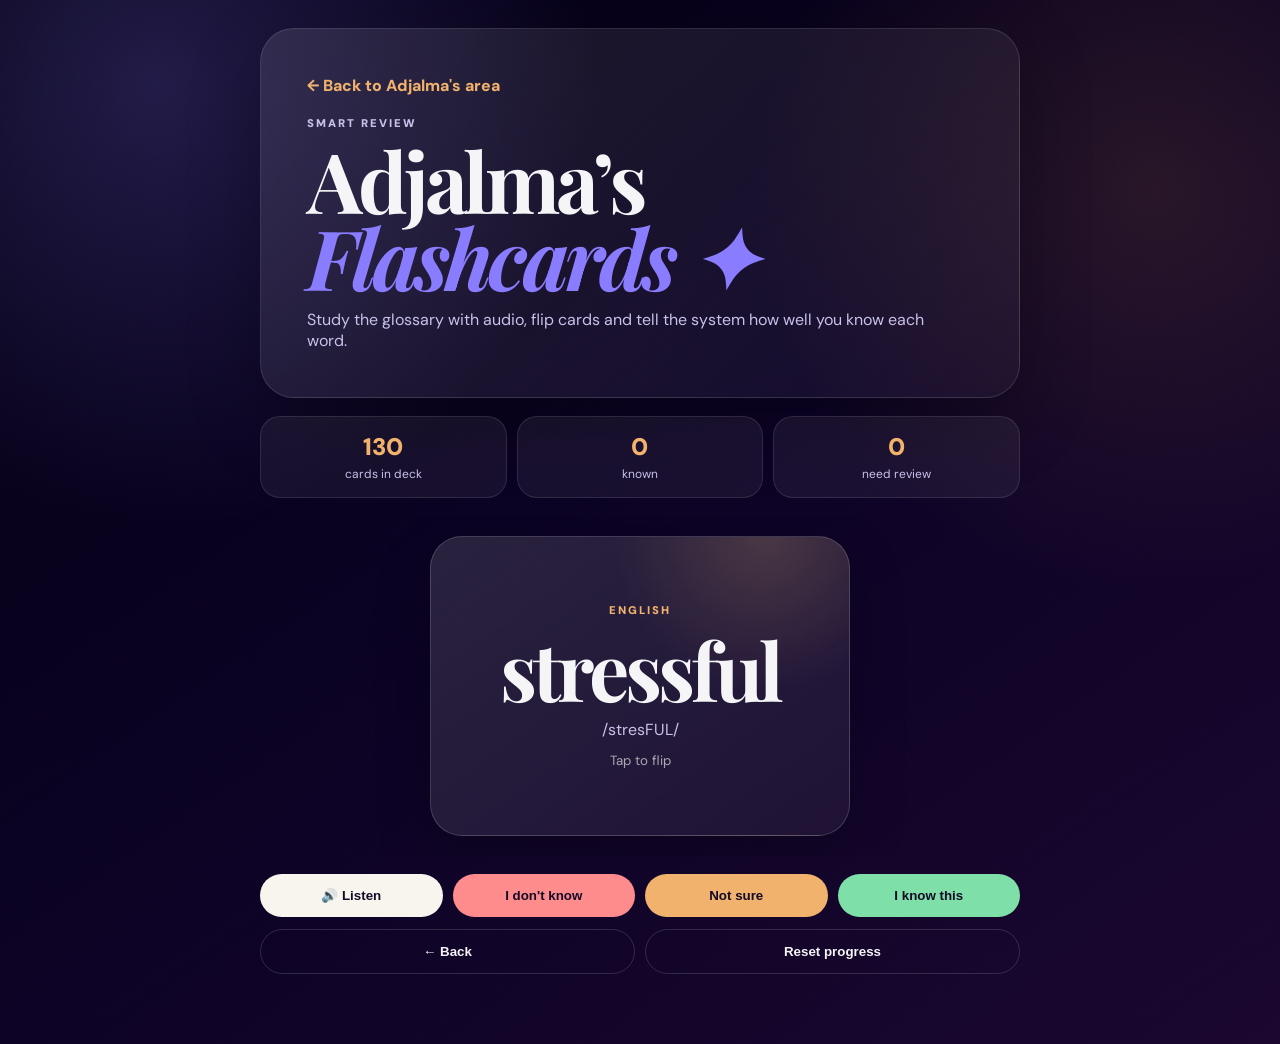
<file: flashcards.html>
<!DOCTYPE html>
<html lang="en">
<head>
  <meta charset="UTF-8" />
  <meta name="viewport" content="width=device-width, initial-scale=1.0" />
  <title>Adjalma Torres · Flashcards</title>
  <link rel="preconnect" href="https://fonts.googleapis.com">
  <link rel="preconnect" href="https://fonts.gstatic.com" crossorigin>
  <link href="https://fonts.googleapis.com/css2?family=Playfair+Display:ital,wght@0,500;0,600;1,500;1,600&family=DM+Sans:opsz,wght@9..40,300;9..40,400;9..40,600;9..40,700&display=swap" rel="stylesheet">
  <link rel="stylesheet" href="flashcards.css">
</head>
<body>
  <main class="page">
    <header class="hero">
      <a href="index.html" class="back-link">← Back to Adjalma's area</a>
      <p class="eyebrow">Smart Review</p>
      <h1>Adjalma’s<br><em>Flashcards ✦</em></h1>
      <p>Study the glossary with audio, flip cards and tell the system how well you know each word.</p>
    </header>

    <section class="stats-grid">
      <div><span id="cardsLeft">0</span><small>cards in deck</small></div>
      <div><span id="knownCount">0</span><small>known</small></div>
      <div><span id="hardCount">0</span><small>need review</small></div>
    </section>

    <section class="flash-stage">
      <div class="flashcard" id="flashcard" onclick="flipCard()">
        <div class="flash-inner">
          <div class="flash-face flash-front">
            <span class="card-label">English</span>
            <h2 id="cardWord">wedding</h2>
            <p id="cardPhonetic">/weding/</p>
            <small>Tap to flip</small>
          </div>
          <div class="flash-face flash-back">
            <span class="card-label">Português</span>
            <h2 id="cardTranslation">casamento</h2>
            <small>Tap to go back</small>
          </div>
        </div>
      </div>
    </section>

    <section class="actions">
      <button onclick="speakCurrent(event)" class="listen">🔊 Listen</button>
      <button onclick="rateCard('hard')" class="hard">I don't know</button>
      <button onclick="rateCard('medium')" class="medium">Not sure</button>
      <button onclick="rateCard('easy')" class="easy">I know this</button>
    </section>

    <section class="bottom-actions">
      <button onclick="previousCard()">← Back</button>
      <button onclick="resetProgress()">Reset progress</button>
    </section>
  </main>
  <script src="flashcards.js"></script>
</body>
</html>
</file>
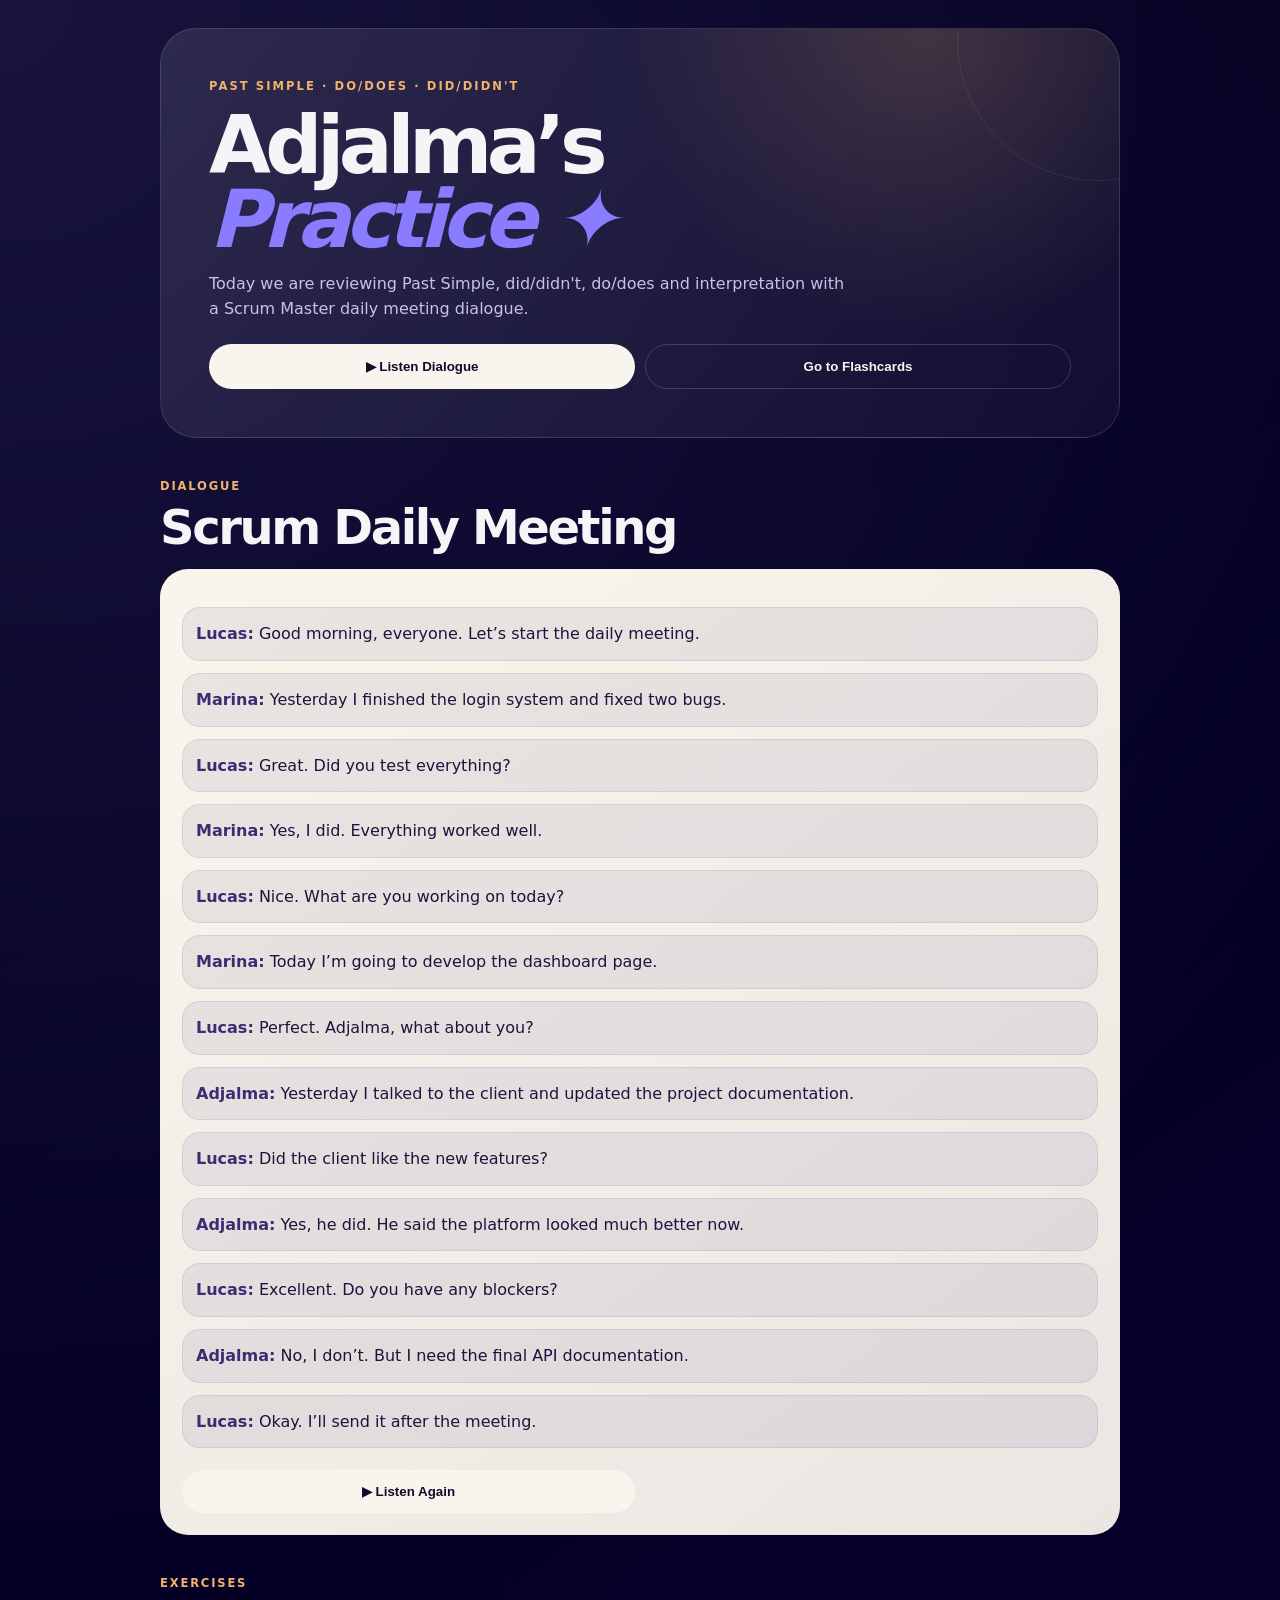
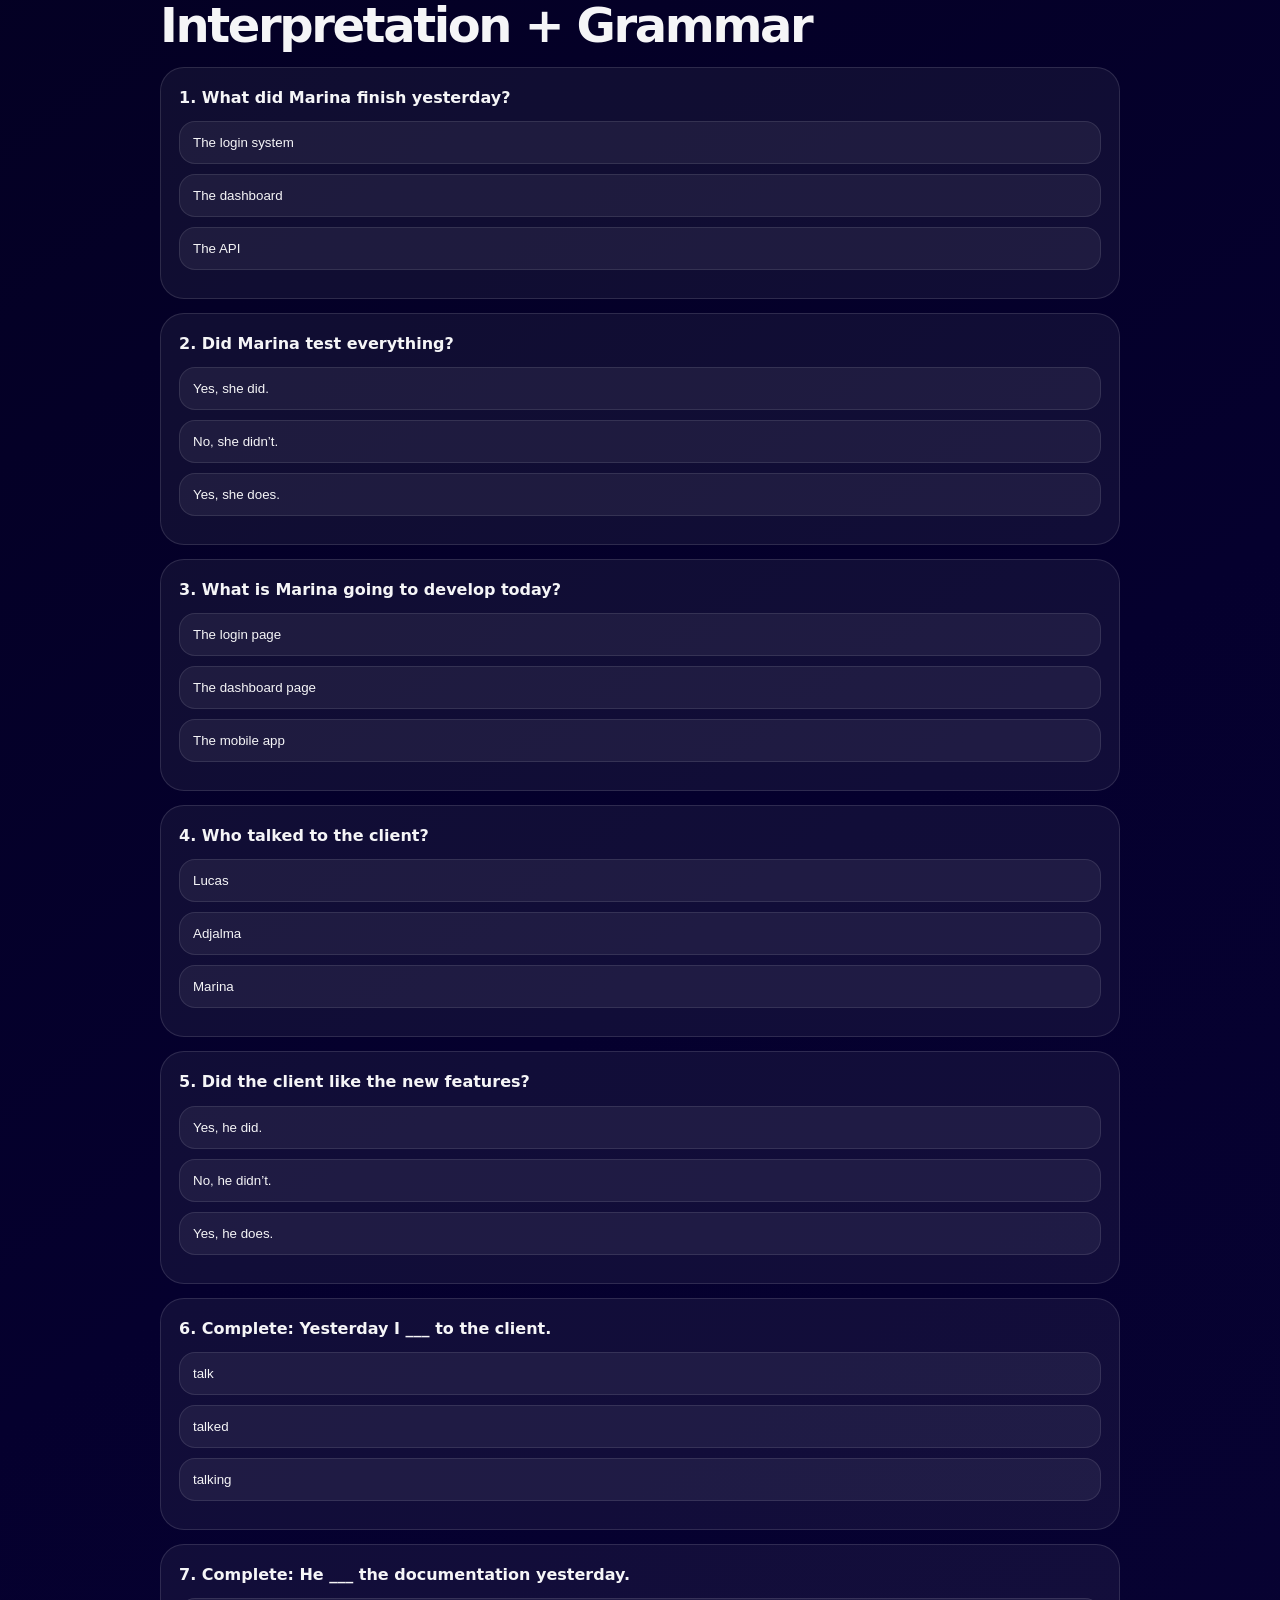
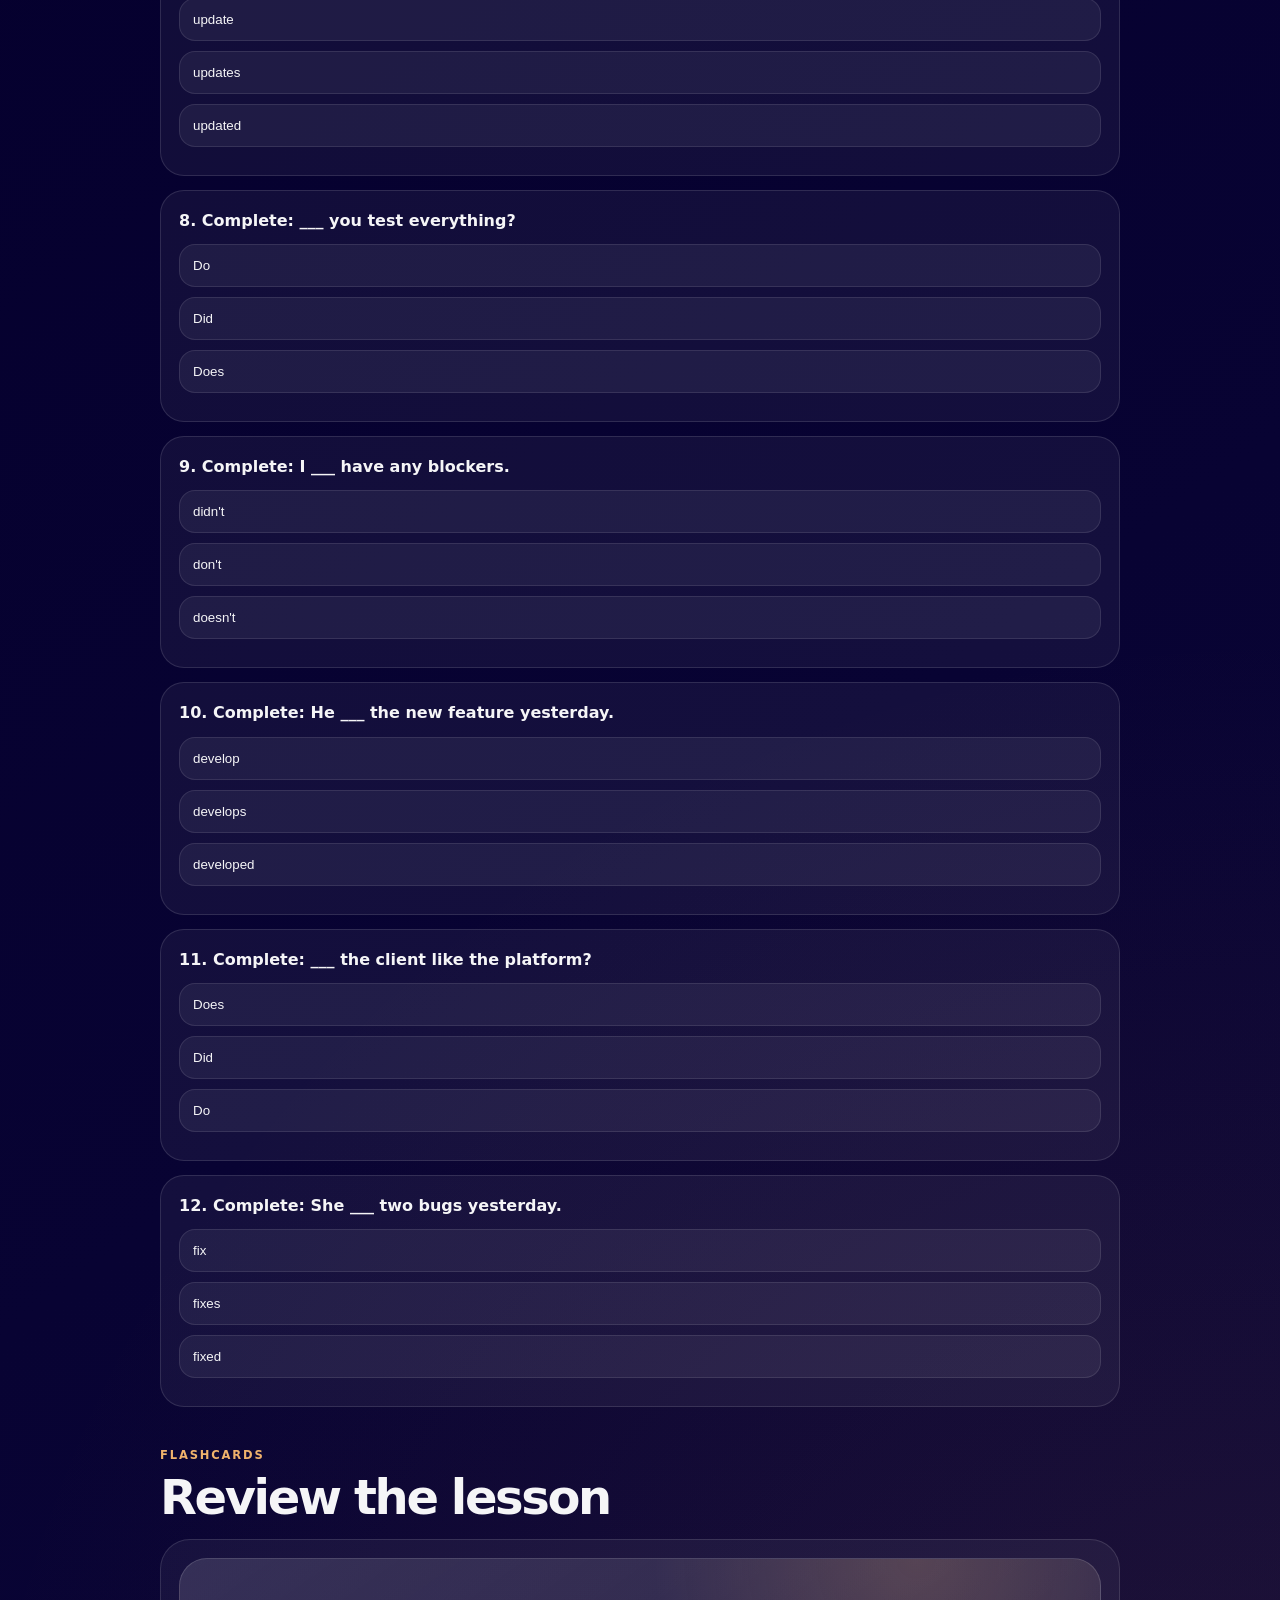
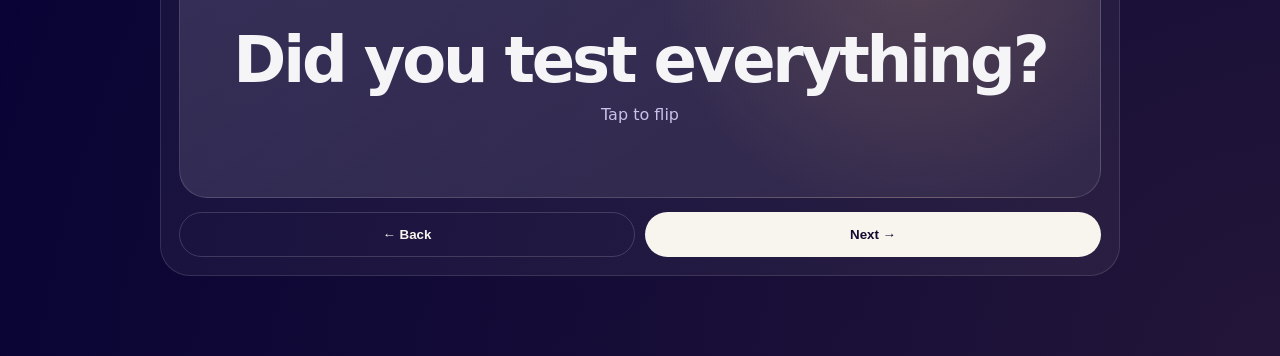
<file: practice.html>
<!DOCTYPE html>
<html lang="en">
<head>
  <meta charset="UTF-8" />
  <meta name="viewport" content="width=device-width, initial-scale=1.0"/>
  <title>Adjalma's Practice · Scrum Daily</title>

  <style>
    :root{
      --bg:#05002E;
      --bg2:#0B0638;
      --card:rgba(255,255,255,.06);
      --line:rgba(255,255,255,.12);
      --purple:#8A7CFF;
      --purple2:#3B2C73;
      --orange:#C9823B;
      --orange-soft:#F0B26C;
      --text:#F5F5F7;
      --muted:#c8c1e9;
      --green:#7EE0A8;
      --red:#FF8C8C;
      --paper:#F8F5EE;
    }

    *{
      margin:0;
      padding:0;
      box-sizing:border-box;
    }

    body{
      min-height:100vh;
      font-family:Inter,system-ui,sans-serif;
      background:
        radial-gradient(circle at top left, rgba(138,124,255,.16), transparent 30%),
        radial-gradient(circle at bottom right, rgba(201,130,59,.12), transparent 25%),
        linear-gradient(145deg,#020018,var(--bg),var(--bg2));
      color:var(--text);
      padding:18px 14px 80px;
      line-height:1.6;
    }

    .container{
      width:min(960px,100%);
      margin:auto;
    }

    .hero{
      border:1px solid var(--line);
      background:
        radial-gradient(circle at 80% 0%, rgba(240,178,108,.18), transparent 35%),
        linear-gradient(135deg,rgba(255,255,255,.10),rgba(255,255,255,.04));
      border-radius:36px;
      padding:38px 24px;
      margin-bottom:24px;
      position:relative;
      overflow:hidden;
    }

    .hero::before{
      content:"";
      position:absolute;
      width:280px;
      height:280px;
      border-radius:50%;
      border:1px solid rgba(255,255,255,.08);
      right:-120px;
      top:-130px;
    }

    .eyebrow{
      color:var(--orange-soft);
      text-transform:uppercase;
      letter-spacing:.18em;
      font-size:.72rem;
      font-weight:800;
      margin-bottom:14px;
    }

    h1{
      font-size:clamp(3rem,14vw,5rem);
      line-height:.92;
      letter-spacing:-.07em;
      margin-bottom:14px;
    }

    h1 span{
      color:var(--purple);
      font-style:italic;
    }

    .hero p{
      color:var(--muted);
      max-width:650px;
    }

    .btns{
      display:grid;
      gap:10px;
      margin-top:22px;
    }

    .btn{
      border:none;
      border-radius:999px;
      padding:14px 16px;
      font-weight:900;
      cursor:pointer;
      transition:.2s;
    }

    .btn.primary{
      background:var(--paper);
      color:#140A2F;
    }

    .btn.secondary{
      background:transparent;
      border:1px solid rgba(255,255,255,.16);
      color:var(--paper);
    }

    .section{
      margin-top:34px;
    }

    .section-title{
      margin-bottom:18px;
    }

    .section-title span{
      color:var(--orange-soft);
      text-transform:uppercase;
      letter-spacing:.16em;
      font-size:.72rem;
      font-weight:900;
    }

    .section-title h2{
      font-size:clamp(1.8rem,8vw,3rem);
      line-height:1;
      letter-spacing:-.05em;
      margin-top:6px;
    }

    .card{
      border-radius:28px;
      border:1px solid var(--line);
      background:var(--card);
      padding:22px;
    }

    .paper{
      background:linear-gradient(145deg,rgba(255,250,240,.98),rgba(248,245,238,.94));
      color:#1B143D;
      border:none;
    }

    .dialogue{
      display:grid;
      gap:12px;
      margin-top:16px;
    }

    .line{
      background:rgba(59,44,115,.08);
      border:1px solid rgba(59,44,115,.10);
      border-radius:18px;
      padding:13px;
    }

    .line strong{
      color:#3B2C73;
    }

    .exercise-list{
      display:grid;
      gap:14px;
    }

    .exercise{
      border:1px solid rgba(255,255,255,.12);
      border-radius:24px;
      background:rgba(255,255,255,.05);
      padding:18px;
    }

    .question{
      font-weight:850;
      margin-bottom:12px;
      line-height:1.45;
    }

    .options{
      display:grid;
      gap:10px;
    }

    .option{
      width:100%;
      border-radius:16px;
      border:1px solid rgba(255,255,255,.10);
      background:rgba(255,255,255,.06);
      color:var(--text);
      padding:13px;
      cursor:pointer;
      text-align:left;
    }

    .option.correct{
      background:rgba(126,224,168,.16);
      border-color:rgba(126,224,168,.5);
    }

    .option.wrong{
      background:rgba(255,140,140,.12);
      border-color:rgba(255,140,140,.4);
    }

    .feedback{
      margin-top:10px;
      font-size:.92rem;
    }

    .good{ color:var(--green); font-weight:800; }
    .bad{ color:var(--red); font-weight:800; }

    .flash-wrap{
      border:1px solid rgba(255,255,255,.12);
      border-radius:30px;
      background:rgba(255,255,255,.05);
      padding:18px;
    }

    .flashcard{
      width:100%;
      min-height:240px;
      border-radius:28px;
      display:flex;
      align-items:center;
      justify-content:center;
      text-align:center;
      padding:30px;
      cursor:pointer;
      background:
        radial-gradient(circle at 80% 0%,rgba(240,178,108,.18),transparent 34%),
        linear-gradient(145deg,rgba(255,255,255,.13),rgba(255,255,255,.05));
      border:1px solid rgba(255,255,255,.14);
    }

    .flashcard h3{
      font-size:clamp(2rem,10vw,4rem);
      line-height:1;
      letter-spacing:-.05em;
    }

    .flashcard p{
      margin-top:10px;
      color:var(--muted);
    }

    .flash-actions{
      display:grid;
      gap:10px;
      margin-top:14px;
    }

    @media(min-width:760px){
      body{
        padding:28px 20px 80px;
      }

      .hero{
        padding:48px;
      }

      .btns,
      .flash-actions{
        grid-template-columns:1fr 1fr;
      }
    }
  </style>
</head>

<body>

<main class="container">

  <section class="hero">
    <div class="eyebrow">Past Simple · Do/Does · Did/Didn't</div>

    <h1>
      Adjalma’s<br>
      <span>Practice ✦</span>
    </h1>

    <p>
      Today we are reviewing Past Simple, did/didn't, do/does and interpretation with a Scrum Master daily meeting dialogue.
    </p>

    <div class="btns">
      <button class="btn primary" onclick="speakDialogue()">
        ▶ Listen Dialogue
      </button>

      <button class="btn secondary" onclick="window.scrollTo({top:document.body.scrollHeight,behavior:'smooth'})">
        Go to Flashcards
      </button>
    </div>
  </section>

  <section class="section">
    <div class="section-title">
      <span>Dialogue</span>
      <h2>Scrum Daily Meeting</h2>
    </div>

    <article class="card paper">

      <div class="dialogue" id="dialogueText">

        <div class="line">
          <strong>Lucas:</strong>
          Good morning, everyone. Let’s start the daily meeting.
        </div>

        <div class="line">
          <strong>Marina:</strong>
          Yesterday I finished the login system and fixed two bugs.
        </div>

        <div class="line">
          <strong>Lucas:</strong>
          Great. Did you test everything?
        </div>

        <div class="line">
          <strong>Marina:</strong>
          Yes, I did. Everything worked well.
        </div>

        <div class="line">
          <strong>Lucas:</strong>
          Nice. What are you working on today?
        </div>

        <div class="line">
          <strong>Marina:</strong>
          Today I’m going to develop the dashboard page.
        </div>

        <div class="line">
          <strong>Lucas:</strong>
          Perfect. Adjalma, what about you?
        </div>

        <div class="line">
          <strong>Adjalma:</strong>
          Yesterday I talked to the client and updated the project documentation.
        </div>

        <div class="line">
          <strong>Lucas:</strong>
          Did the client like the new features?
        </div>

        <div class="line">
          <strong>Adjalma:</strong>
          Yes, he did. He said the platform looked much better now.
        </div>

        <div class="line">
          <strong>Lucas:</strong>
          Excellent. Do you have any blockers?
        </div>

        <div class="line">
          <strong>Adjalma:</strong>
          No, I don’t. But I need the final API documentation.
        </div>

        <div class="line">
          <strong>Lucas:</strong>
          Okay. I’ll send it after the meeting.
        </div>

      </div>

      <div class="btns" style="margin-top:22px;">
        <button class="btn primary" onclick="speakDialogue()">
          ▶ Listen Again
        </button>
      </div>

    </article>
  </section>

  <section class="section">

    <div class="section-title">
      <span>Exercises</span>
      <h2>Interpretation + Grammar</h2>
    </div>

    <div class="exercise-list">

      <div class="exercise">
        <div class="question">1. What did Marina finish yesterday?</div>

        <div class="options">
          <button class="option" data-correct="true">The login system</button>
          <button class="option">The dashboard</button>
          <button class="option">The API</button>
        </div>

        <div class="feedback"></div>
      </div>

      <div class="exercise">
        <div class="question">2. Did Marina test everything?</div>

        <div class="options">
          <button class="option" data-correct="true">Yes, she did.</button>
          <button class="option">No, she didn’t.</button>
          <button class="option">Yes, she does.</button>
        </div>

        <div class="feedback"></div>
      </div>

      <div class="exercise">
        <div class="question">3. What is Marina going to develop today?</div>

        <div class="options">
          <button class="option">The login page</button>
          <button class="option" data-correct="true">The dashboard page</button>
          <button class="option">The mobile app</button>
        </div>

        <div class="feedback"></div>
      </div>

      <div class="exercise">
        <div class="question">4. Who talked to the client?</div>

        <div class="options">
          <button class="option">Lucas</button>
          <button class="option" data-correct="true">Adjalma</button>
          <button class="option">Marina</button>
        </div>

        <div class="feedback"></div>
      </div>

      <div class="exercise">
        <div class="question">5. Did the client like the new features?</div>

        <div class="options">
          <button class="option" data-correct="true">Yes, he did.</button>
          <button class="option">No, he didn’t.</button>
          <button class="option">Yes, he does.</button>
        </div>

        <div class="feedback"></div>
      </div>

      <div class="exercise">
        <div class="question">6. Complete: Yesterday I ___ to the client.</div>

        <div class="options">
          <button class="option">talk</button>
          <button class="option" data-correct="true">talked</button>
          <button class="option">talking</button>
        </div>

        <div class="feedback"></div>
      </div>

      <div class="exercise">
        <div class="question">7. Complete: He ___ the documentation yesterday.</div>

        <div class="options">
          <button class="option">update</button>
          <button class="option">updates</button>
          <button class="option" data-correct="true">updated</button>
        </div>

        <div class="feedback"></div>
      </div>

      <div class="exercise">
        <div class="question">8. Complete: ___ you test everything?</div>

        <div class="options">
          <button class="option">Do</button>
          <button class="option" data-correct="true">Did</button>
          <button class="option">Does</button>
        </div>

        <div class="feedback"></div>
      </div>

      <div class="exercise">
        <div class="question">9. Complete: I ___ have any blockers.</div>

        <div class="options">
          <button class="option">didn't</button>
          <button class="option" data-correct="true">don't</button>
          <button class="option">doesn't</button>
        </div>

        <div class="feedback"></div>
      </div>

      <div class="exercise">
        <div class="question">10. Complete: He ___ the new feature yesterday.</div>

        <div class="options">
          <button class="option">develop</button>
          <button class="option">develops</button>
          <button class="option" data-correct="true">developed</button>
        </div>

        <div class="feedback"></div>
      </div>

      <div class="exercise">
        <div class="question">11. Complete: ___ the client like the platform?</div>

        <div class="options">
          <button class="option">Does</button>
          <button class="option" data-correct="true">Did</button>
          <button class="option">Do</button>
        </div>

        <div class="feedback"></div>
      </div>

      <div class="exercise">
        <div class="question">12. Complete: She ___ two bugs yesterday.</div>

        <div class="options">
          <button class="option">fix</button>
          <button class="option">fixes</button>
          <button class="option" data-correct="true">fixed</button>
        </div>

        <div class="feedback"></div>
      </div>

    </div>

  </section>

  <section class="section">

    <div class="section-title">
      <span>Flashcards</span>
      <h2>Review the lesson</h2>
    </div>

    <div class="flash-wrap">

      <div class="flashcard" id="flashcard" onclick="flipCard()">
        <div>
          <h3 id="flashText">Did you test everything?</h3>
          <p id="flashHint">Tap to flip</p>
        </div>
      </div>

      <div class="flash-actions">
        <button class="btn secondary" onclick="prevCard()">← Back</button>
        <button class="btn primary" onclick="nextCard()">Next →</button>
      </div>

    </div>

  </section>

</main>

<script>

const flashcards = [
  ["Did you test everything?","Você testou tudo?"],
  ["I updated the documentation.","Eu atualizei a documentação."],
  ["He developed the dashboard.","Ele desenvolveu o dashboard."],
  ["Did the client like it?","O cliente gostou?"],
  ["I don't have blockers.","Eu não tenho bloqueios."],
  ["Yesterday I talked to the client.","Ontem eu conversei com o cliente."],
  ["worked","trabalhou"],
  ["fixed","corrigiu"],
  ["updated","atualizou"],
  ["developed","desenvolveu"],
  ["talked","conversou"],
  ["documentation","documentação"],
  ["feature","funcionalidade"],
  ["meeting","reunião"]
];

let current = 0;
let flipped = false;

function renderCard(){
  document.getElementById("flashText").textContent =
    flipped ? flashcards[current][1] : flashcards[current][0];

  document.getElementById("flashHint").textContent =
    flipped ? "Tap to go back" : "Tap to flip";
}

function flipCard(){
  flipped = !flipped;
  renderCard();
}

function nextCard(){
  current = (current + 1) % flashcards.length;
  flipped = false;
  renderCard();
}

function prevCard(){
  current = (current - 1 + flashcards.length) % flashcards.length;
  flipped = false;
  renderCard();
}

renderCard();

document.querySelectorAll(".option").forEach(btn=>{
  btn.addEventListener("click",()=>{

    const wrap = btn.closest(".exercise");
    const feedback = wrap.querySelector(".feedback");

    wrap.querySelectorAll(".option").forEach(b=>{
      b.disabled = true;

      if(b.dataset.correct==="true"){
        b.classList.add("correct");
      }
    });

    if(btn.dataset.correct==="true"){
      feedback.textContent = "✦ Correct!";
      feedback.className = "feedback good";
    }else{
      btn.classList.add("wrong");
      feedback.textContent = "✦ Try again next time.";
      feedback.className = "feedback bad";
    }

  });
});

function speakDialogue(){

  if(!window.speechSynthesis) return;

  const text = [...document.querySelectorAll("#dialogueText .line")]
    .map(el=>el.textContent)
    .join(" ");

  const utter = new SpeechSynthesisUtterance(text);

  utter.lang = "en-US";
  utter.rate = .85;

  window.speechSynthesis.cancel();
  window.speechSynthesis.speak(utter);
}

</script>

</body>
</html>
</file>
<file: flashcards.css>
:root{--deep:#030011;--deep2:#0C0325;--deep3:#1B0730;--paper:#F8F5EE;--text:#F5F5F7;--muted:#c8c1e9;--purple:#8A7CFF;--orange:#C9823B;--orangeSoft:#F0B26C;--green:#7EE0A8;--red:#FF8C8C}*{box-sizing:border-box;margin:0;padding:0}body{min-height:100vh;font-family:'DM Sans',sans-serif;background:radial-gradient(circle at 12% 8%,rgba(138,124,255,.22),transparent 30%),radial-gradient(circle at 90% 18%,rgba(201,130,59,.15),transparent 28%),linear-gradient(145deg,var(--deep),var(--deep2),var(--deep3));color:var(--text);padding:16px 14px 60px}.page{width:min(760px,100%);margin:0 auto}.hero{border:1px solid rgba(255,255,255,.12);background:linear-gradient(135deg,rgba(255,255,255,.10),rgba(255,255,255,.035));border-radius:34px;padding:30px 22px;margin-bottom:18px;box-shadow:0 24px 70px rgba(0,0,0,.28)}.back-link{display:inline-block;color:var(--orangeSoft);text-decoration:none;font-weight:800;margin-bottom:20px}.eyebrow{color:var(--orangeSoft);text-transform:uppercase;letter-spacing:.18em;font-size:.7rem;font-weight:900;margin-bottom:12px}.hero h1{font-family:'Playfair Display',serif;font-size:clamp(3rem,14vw,5.2rem);line-height:.92;letter-spacing:-.05em;margin-bottom:14px}.hero h1 em{color:var(--purple)}.hero p{color:var(--muted);max-width:620px}.stats-grid{display:grid;grid-template-columns:repeat(3,1fr);gap:10px;margin:18px 0}.stats-grid div{border:1px solid rgba(255,255,255,.10);background:rgba(255,255,255,.06);border-radius:20px;padding:14px;text-align:center}.stats-grid span{display:block;font-size:1.5rem;font-weight:900;color:var(--orangeSoft)}.stats-grid small{color:var(--muted);font-size:.75rem}.flash-stage{perspective:1000px;min-height:340px;display:grid;place-items:center;overflow:hidden}.flashcard{width:min(100%,420px);height:300px;cursor:pointer;transition:.28s ease}.flashcard.slide-left{transform:translateX(-120%) rotate(-10deg);opacity:0}.flashcard.slide-right{transform:translateX(120%) rotate(10deg);opacity:0}.flash-inner{position:relative;width:100%;height:100%;transition:transform .55s ease;transform-style:preserve-3d}.flashcard.flipped .flash-inner{transform:rotateY(180deg)}.flash-face{position:absolute;inset:0;border-radius:32px;display:flex;flex-direction:column;align-items:center;justify-content:center;text-align:center;padding:26px;backface-visibility:hidden;-webkit-backface-visibility:hidden;box-shadow:0 22px 55px rgba(0,0,0,.24)}.flash-front{background:radial-gradient(circle at 80% 0%,rgba(240,178,108,.18),transparent 34%),linear-gradient(145deg,rgba(255,255,255,.13),rgba(255,255,255,.055));border:1px solid rgba(255,255,255,.16)}.flash-back{transform:rotateY(180deg);background:linear-gradient(145deg,rgba(255,250,240,.98),rgba(248,245,238,.94));color:#1b143d}.card-label{color:var(--orangeSoft);text-transform:uppercase;letter-spacing:.18em;font-weight:900;font-size:.7rem;margin-bottom:12px}.flash-back .card-label{color:#8b5a28}.flash-face h2{font-family:'Playfair Display',serif;font-size:clamp(2.7rem,15vw,5rem);line-height:1;letter-spacing:-.05em}.flash-face p{color:var(--muted);margin-top:10px}.flash-face small{opacity:.65;margin-top:12px}.actions{display:grid;gap:10px;margin-top:18px}.actions button,.bottom-actions button{border:0;border-radius:999px;padding:14px 16px;font-weight:900;color:#130A28}.listen{background:var(--paper)}.hard{background:var(--red)}.medium{background:var(--orangeSoft)}.easy{background:var(--green)}.bottom-actions{display:grid;grid-template-columns:1fr 1fr;gap:10px;margin-top:12px}.bottom-actions button{background:transparent;color:var(--text);border:1px solid rgba(255,255,255,.14)}@media(min-width:700px){body{padding:28px 20px 70px}.hero{padding:46px}.actions{grid-template-columns:repeat(4,1fr)}}

@media (max-width: 600px){ .flash-face h2{font-size:clamp(1.55rem,8vw,2.55rem);} .flashcard{height:250px;} }
</file>
